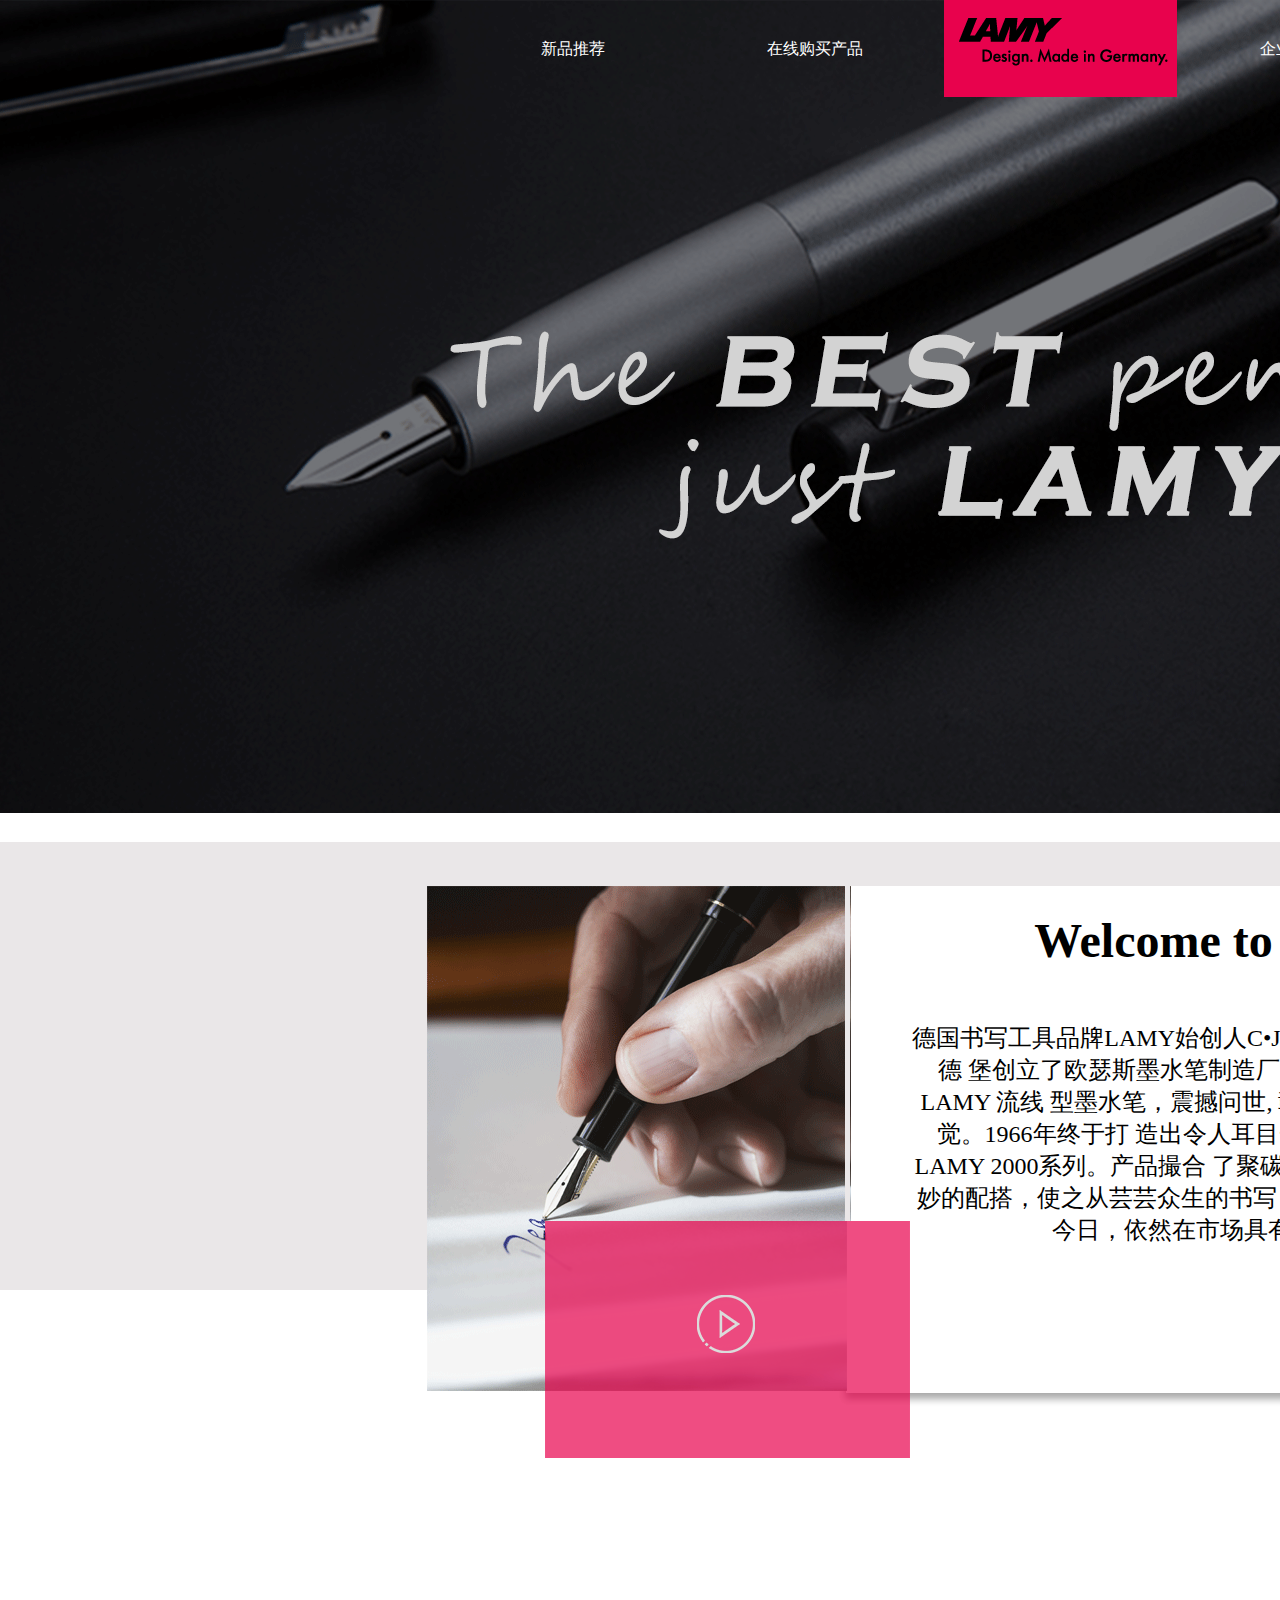
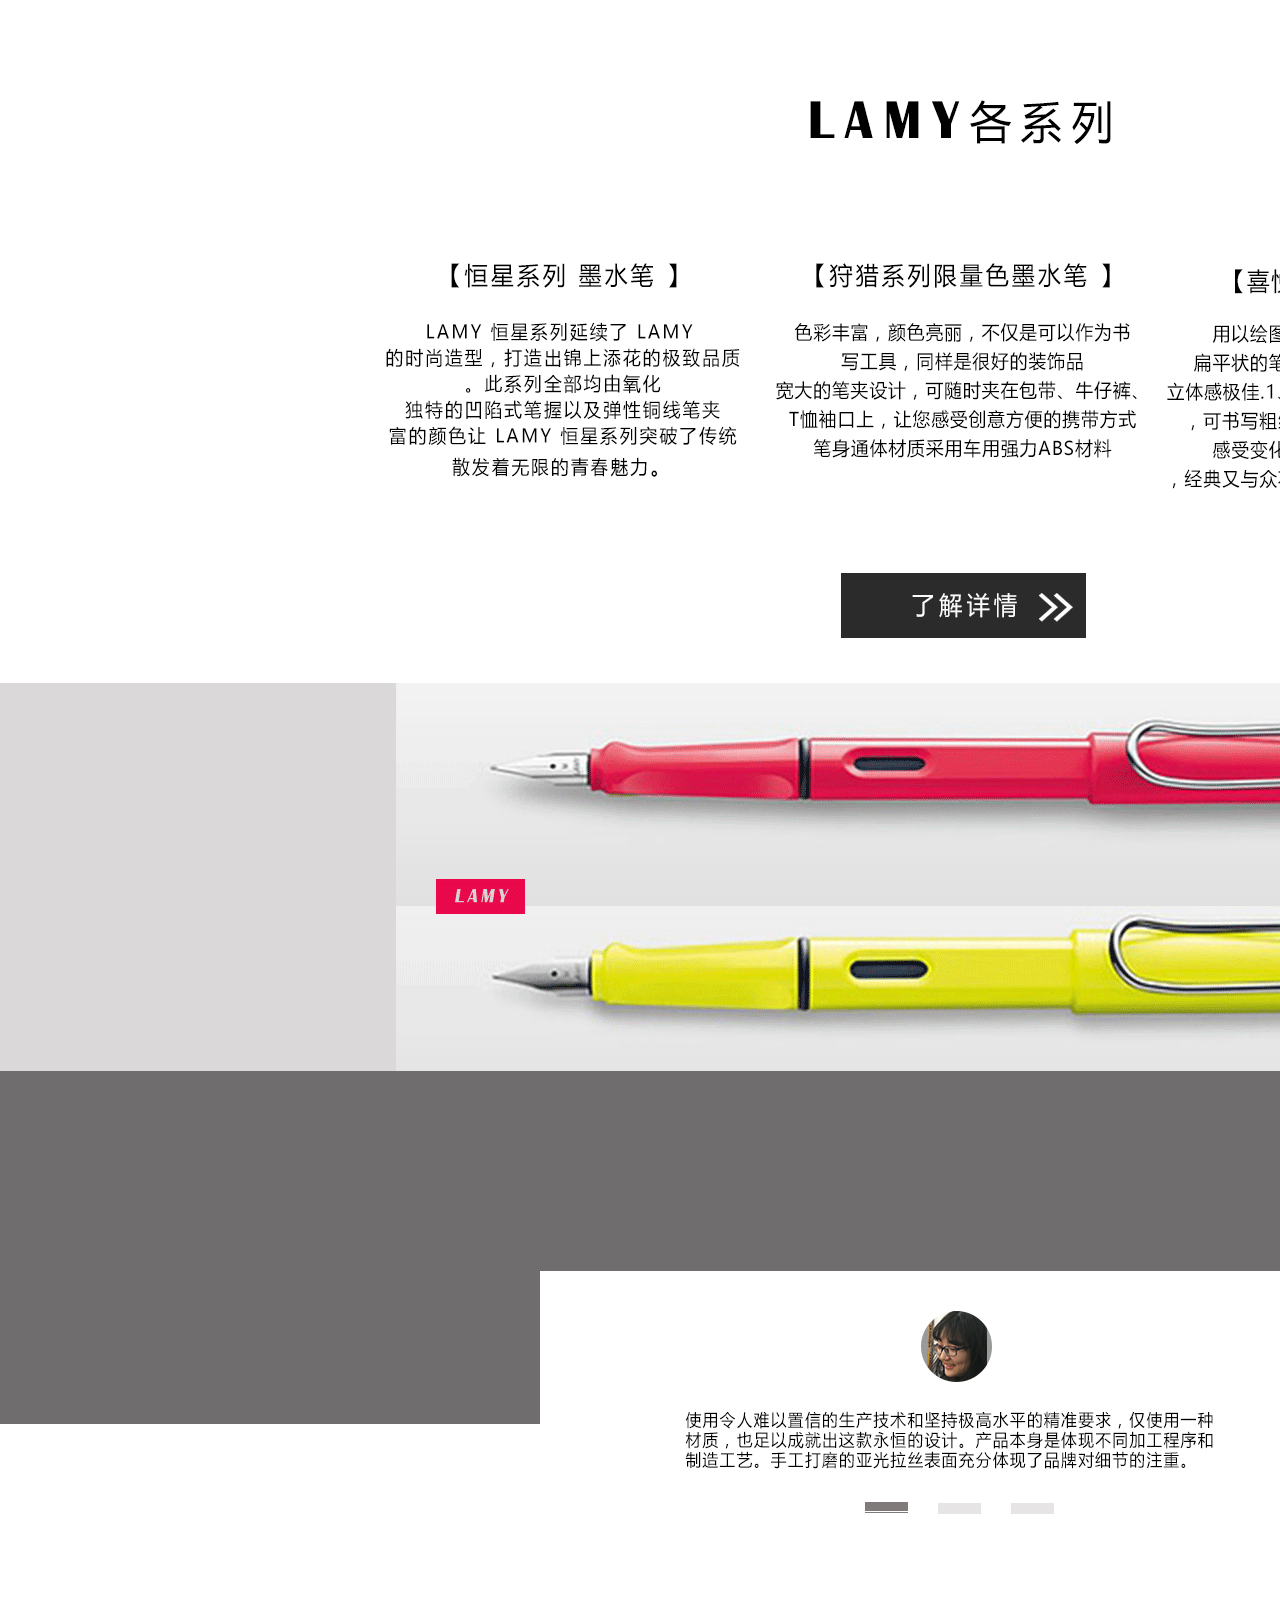
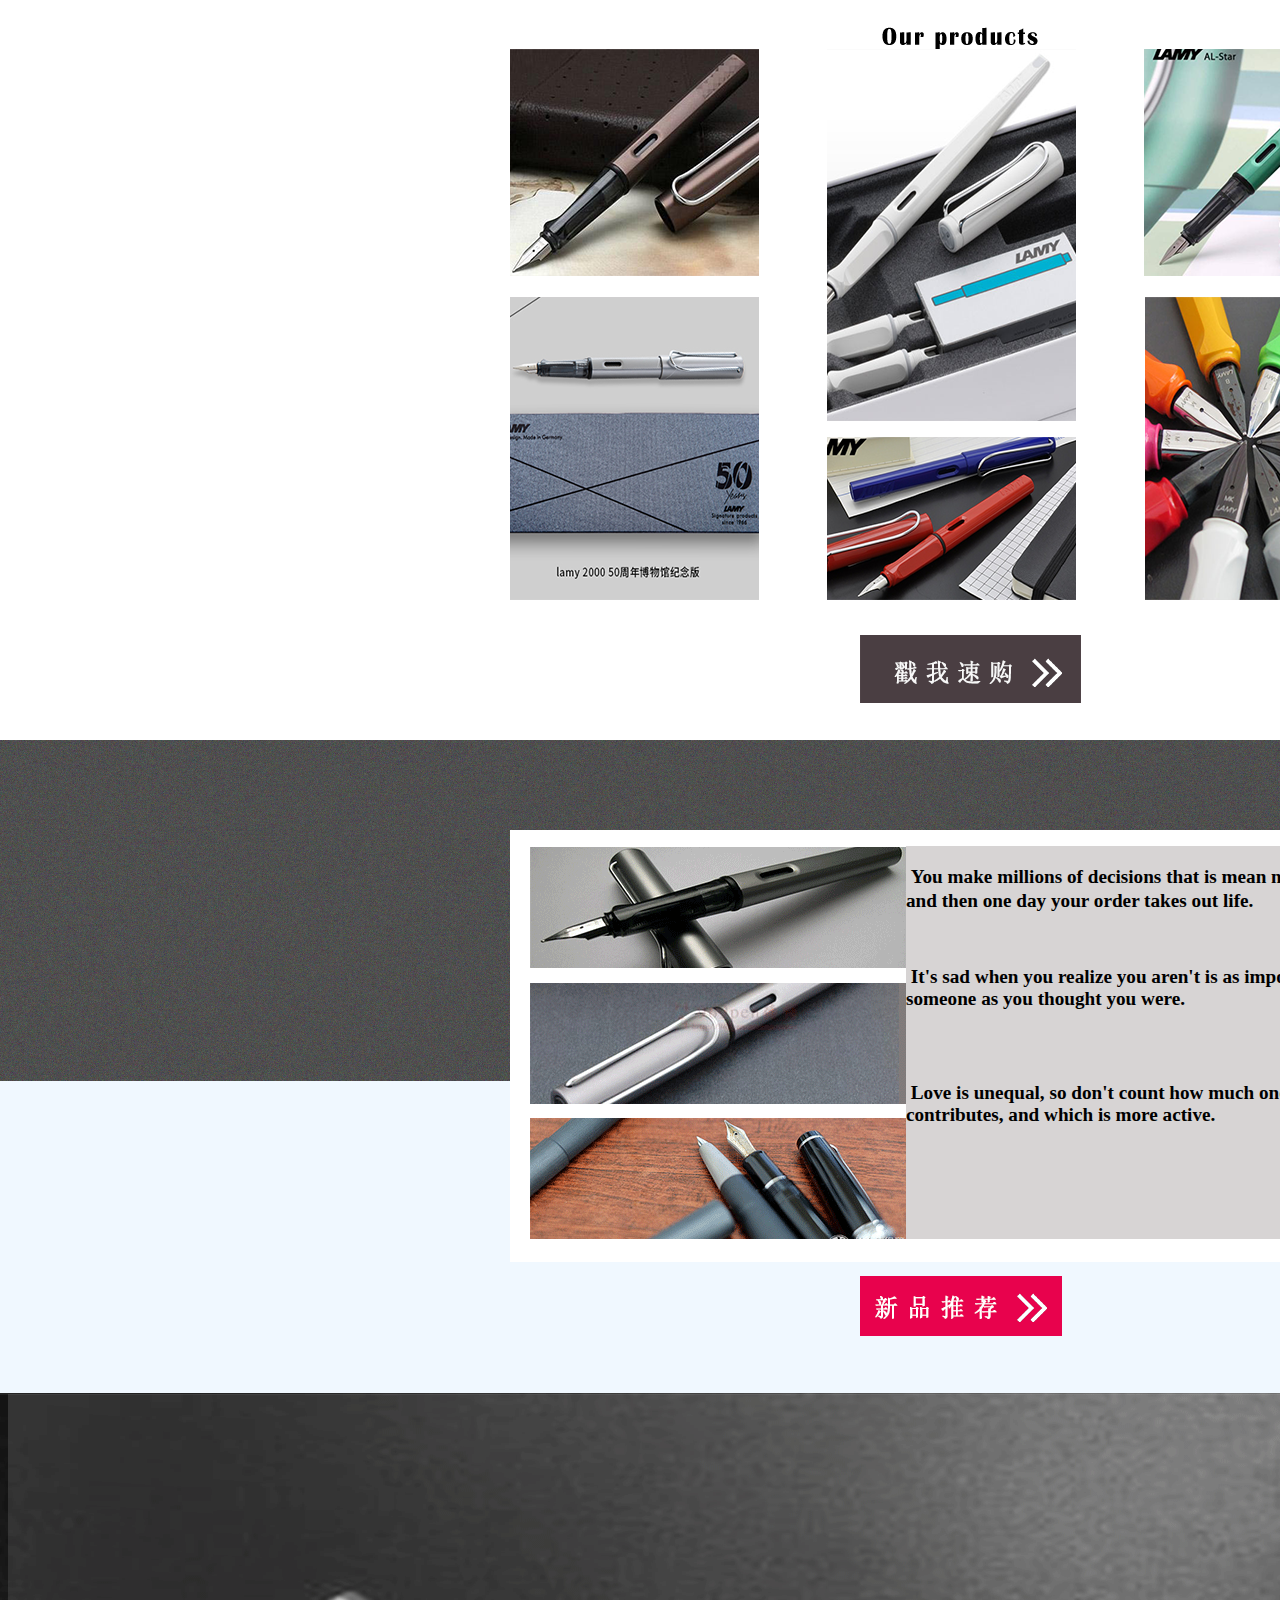
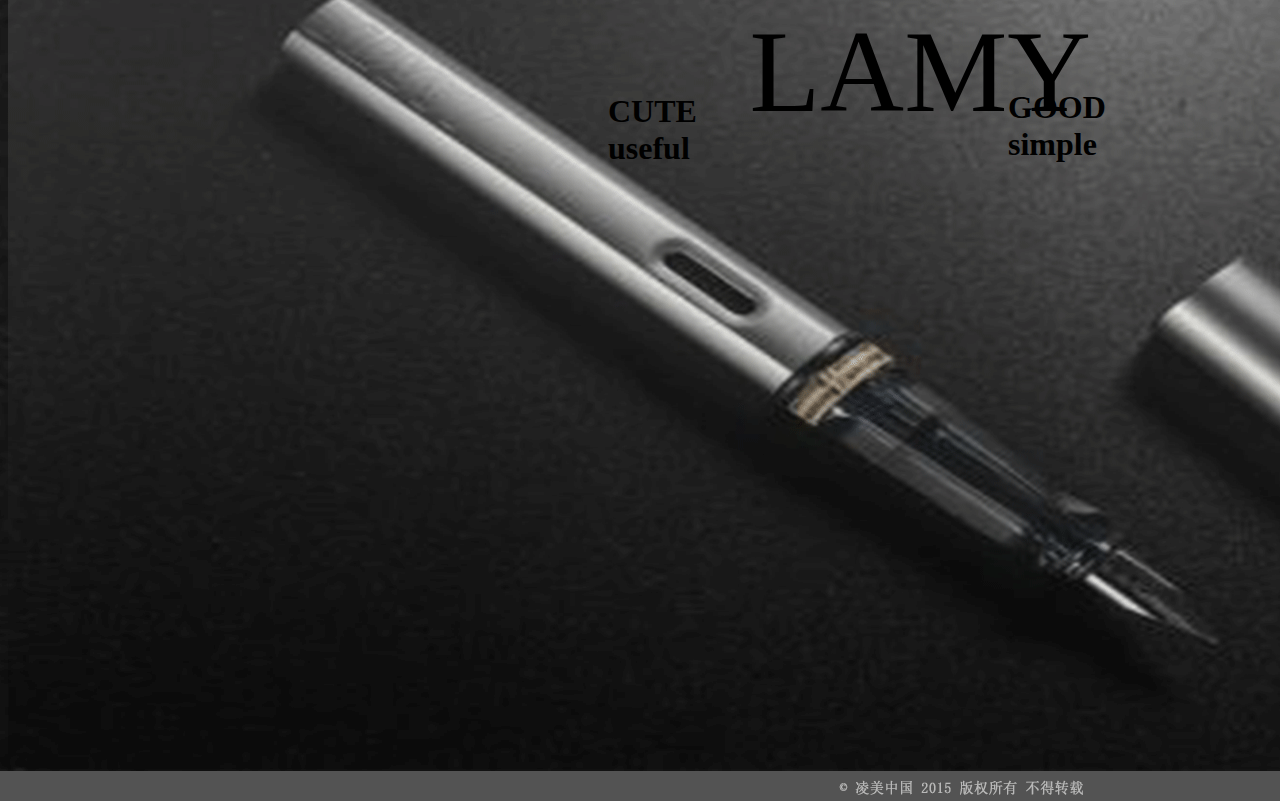
<file: 全栈第一次作业/index.html>
<!DOCTYPE html>
<html lang="en">
<head>
    <meta charset="UTF-8">
    <title>Document</title> 
    <link rel="stylesheet" href="style.css">
</head>
<body>
   <!--header开始-->
  <div class="header w">
       <!--左文字-->
    <div class="nav">
     <ul>
      <li><a href="#">新品推荐</a></li>
      <li><a href="#">在线购买产品</a></li>
     </ul>
    </div>
    <!--中间-->
    <div class="logo"> 
      <img src="第一层/logo.png" alt="">
    </div>
    <!--右文字-->
    <div class="nav1">
      <ul>
       <li><a href="#">企业礼包</a></li>
       <li><a href="#">品牌介绍</a></li>
      </ul>
     </div>
  </div>
  <!--header结束-->
  <!--second开始-->
  <div class="second w">

    <div class="second1 w">
      <img src="第二层/second1.png" alt="" >
    </div>
      <div class="word1 w z"> <br/>
       <h1>Welcome to Lamy</h1><br/><br/>
       <p>德国书写工具品牌LAMY始创人C•Josef Lamy于1930年在海德
        堡创立了欧瑟斯墨水笔制造厂.1952年，崭露头角的LAMY 流线
        型墨水笔，震撼问世, 彰显公司的创新敏锐触觉。1966年终于打 
        造出令人耳目一新的现代经典之作-LAMY 2000系列。产品撮合
        了聚碳酸酯与不锈钢材质，绝妙的配搭，使之从芸芸众生的书写
        工具中脱颖而出，时至今日，依然在市场具有影响力。</p>
      </div>  

    <div class="second2 w">
        <img src="第二层/second2.png" alt="" title="视频讲解">
    </div>
    <div class=" w b1">
      <input type="image" src="第二层/button.png" />
    </div>  
  </div> 
  <!--second结束-->

  <!--third开始-->
  <div class="third w ">
    <div class="third1 w h">
       <input type="image" src="第三层/button.png" />
   </div>
  </div>
  <!--third结束-->
  
  <!--fourth开始-->
  <div class="fourth w">
    <div class="fourth1 w f">
      <img src="第四层/fourth1.png" alt="">
    </div>
  </div>
  <!--fourth结束-->
  <!--five开始-->
  <div class="five w">
    <div class="five1 w">
      <img src="第五层/five.png" alt="">
    </div>
    <div class="five2 w">
      <input type="image" src="第五层/images/button_10.png" />
    </div>
  </div>
  <!--five结束-->
  <!--six开始-->
  <div class="six w">
    <div class="six1 w">
      <img src="第六层/六组照片.png" alt="">
    </div>   
    <div class="six2 w">
      <input type="image" src="第六层/images/button_15.png" />
    </div>
  </div>
  <!--six结束-->  
  <!--seven开始-->
  <div class="seven w">
    <div class="seven1 w">
      <img src="第七层/images/seven1_14.png" alt="">
    </div>
    <div class="passage"><br/>
      <p>&nbsp;You make millions of decisions that is
        mean nothing，and then one day your
        order takes out life.</p><br/><br/><br/>
      <p>&nbsp;It's sad when you realize you aren't
        is as  important  to someone as you 
        thought you were.</p><br/><br/><br/><br/>
      <p>&nbsp;Love is unequal, so don't count how
        much one contributes, and which is
        more active.</p>     
    </div>
    <div class="seven2 w">
      <input type="image" src="第七层/images/button_03.png" />
    </div> 
  </div>
  <!--seven结束-->
  <!--footer-->
  <div class="footer w">
  </div>
  <div class="footer1 w">
     <div class="over1 w">
      <p>CUTE<br/>useful</p>
     </div>
     <div class="over2 w">
      <p>LAMY</p>
     </div>
     <div class="over3 w">
      <p>GOOD<br/>simple</p>
     </div>
  </div>



    

</body>
</html>
</file>
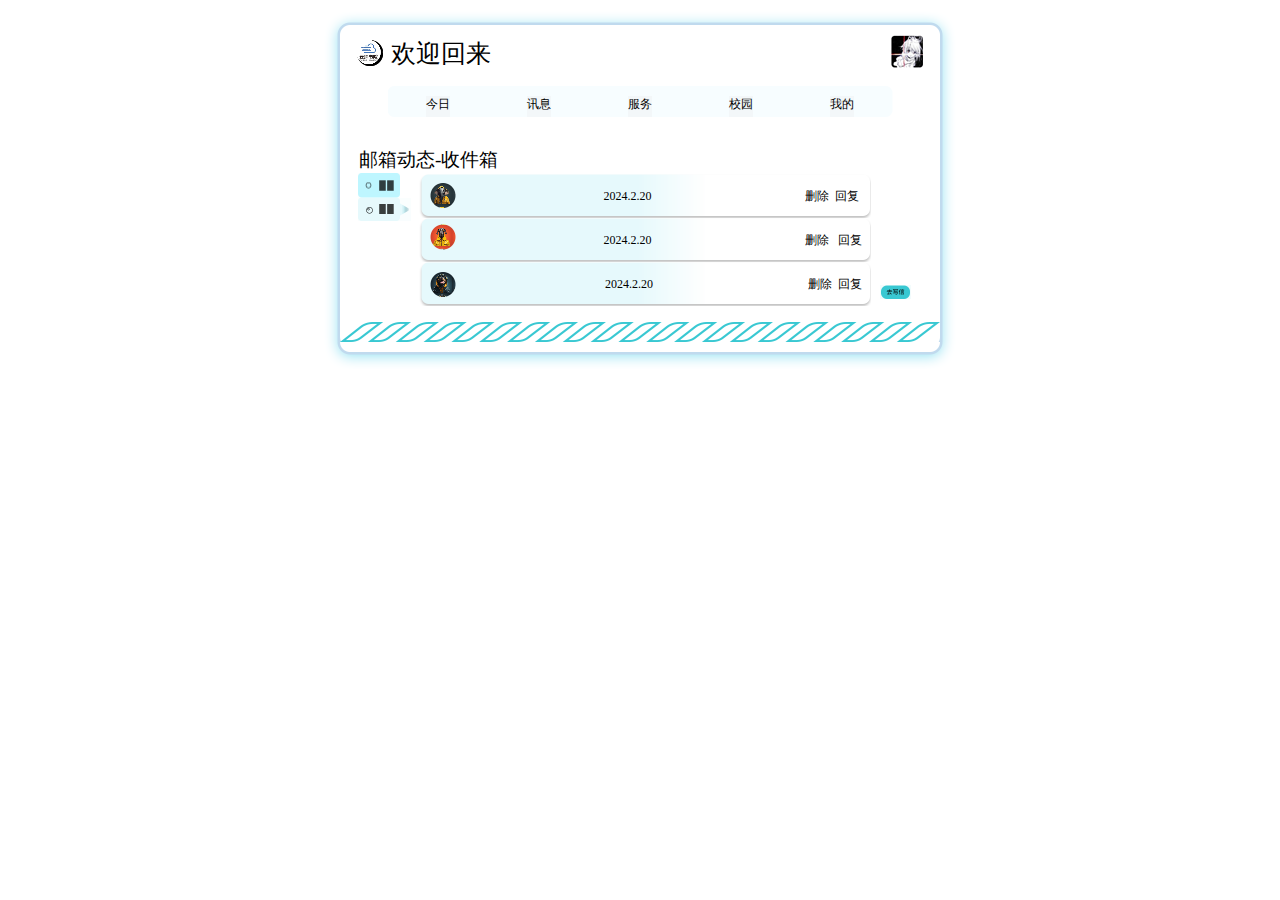
<file: week2/week2.html>
<!DOCTYPE html>
<html lang="en">
<head>
    <meta charset="UTF-8">
    <title>Document</title> 
    <link rel="stylesheet" href="week2.css">
</head>
<body>
    <div class="box">
        <!--head-->
        <div class="head">
            <div class="users">
                <img src="head/images/images/left.png" alt="">
                     <span>欢迎回来</span>               
            </div>
            <a href="https://baike.baidu.com/item/%E7%AB%A0%E8%8B%A5%E6%A5%A0/22729850" class="user" target="_blank"></a> 
        </div>
        <!--second-->
        <div class="second">          
           <span> <a href="https://www.douyin.com/" class="second1" target="_blank">今日</a> </span>
            <span><a href="https://www.douyin.com/" class="second1" target="_blank">讯息</a></span>
            <span><a href="https://www.douyin.com/" class="second1" target="_blank">服务</a></span>
            <span><a href="https://www.douyin.com/" class="second1" target="_blank">校园</a></span>
            <span><a href="https://www.douyin.com/" class="second1" target="_blank">我的</a></span>
        </div>
        <!--second over-->
        <div class="title">
            <span>邮箱动态-收件箱</span>
        </div>
        <!--third-->
        <div class="third">
            <div class="third1">
                <input type="image" src="third/images/images/button1.png" class="button1">
                <input type="image" src="third/images/images/button2.png" class="button2">
            </div>
         <div class="third2">
                <div class="state1"><img src="third/images/images/images/h1.png" alt="1" title="小山羊" class="h1">
                    <span class="s1">2024.2.20</span>  <a href="https://www.douyin.com/" class="s2" target="_blank"> 删除&nbsp 回复 &nbsp&nbsp&nbsp</a>  
                </div>
                <div class="state1"><img src="third/images/images/images/h2.png" alt="2" title="小羊" class="h2"> 
                    <span class="s1">2024.2.20</span>  <a href="https://www.douyin.com/" class="s2" target="_blank"> 删除 &nbsp&nbsp回复&nbsp&nbsp&nbsp</a>
                </div>
                <div class="state1"> <img src="third/images/images/images/h3.png" alt="3" title="小狗" class="h3">
                    <span class="s1">2024.2.20</span>  <a href="https://www.douyin.com/" class="s2" target="_blank"> 删除 &nbsp回复&nbsp&nbsp&nbsp</a>
                </div> 
                <input type="image" src="third/images/images/images/全栈第二次作业_18.png" class="goto" value="113">        
        </div>
        <!--third over-->
        <!--fourth-->
        <div class="fourth">
            <img src="four/images/全栈第二次作业_03.png" alt="">
                
            </div>

        






















    </div>
</body>
</html>
</file>
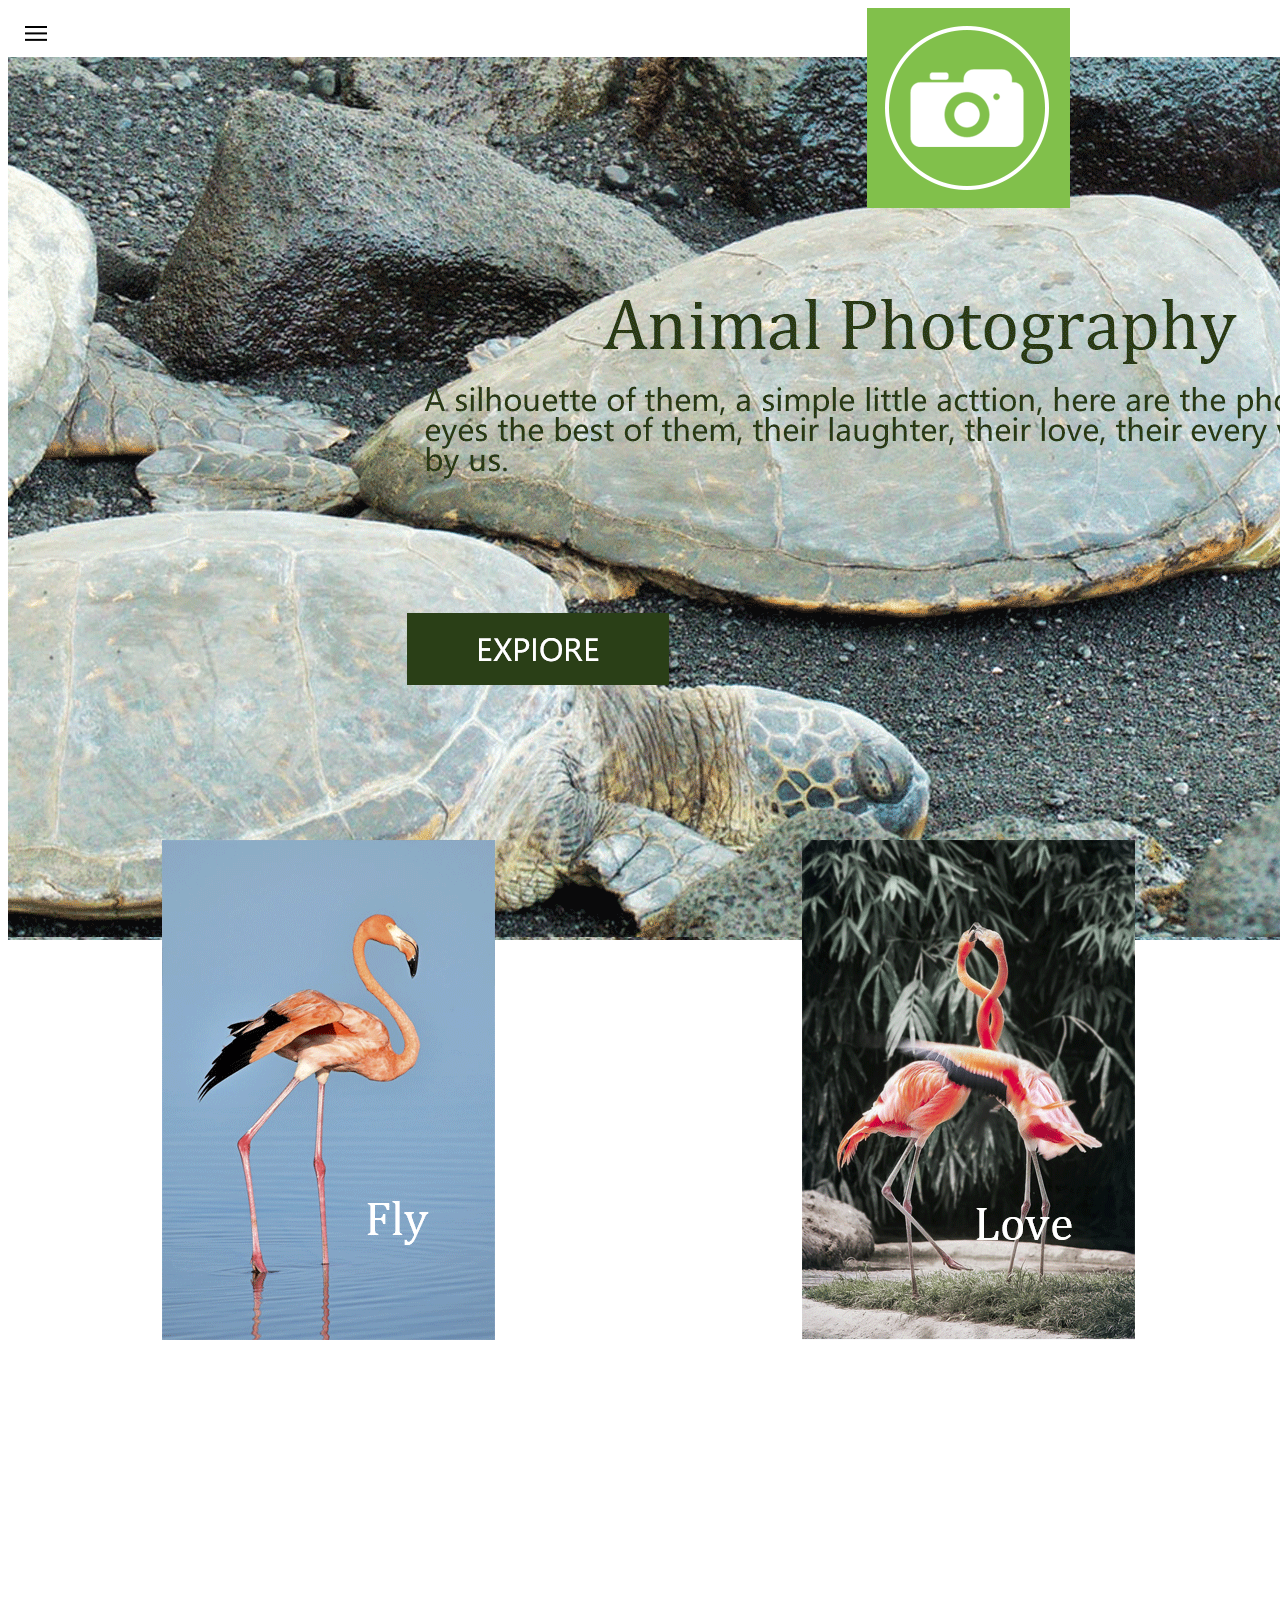
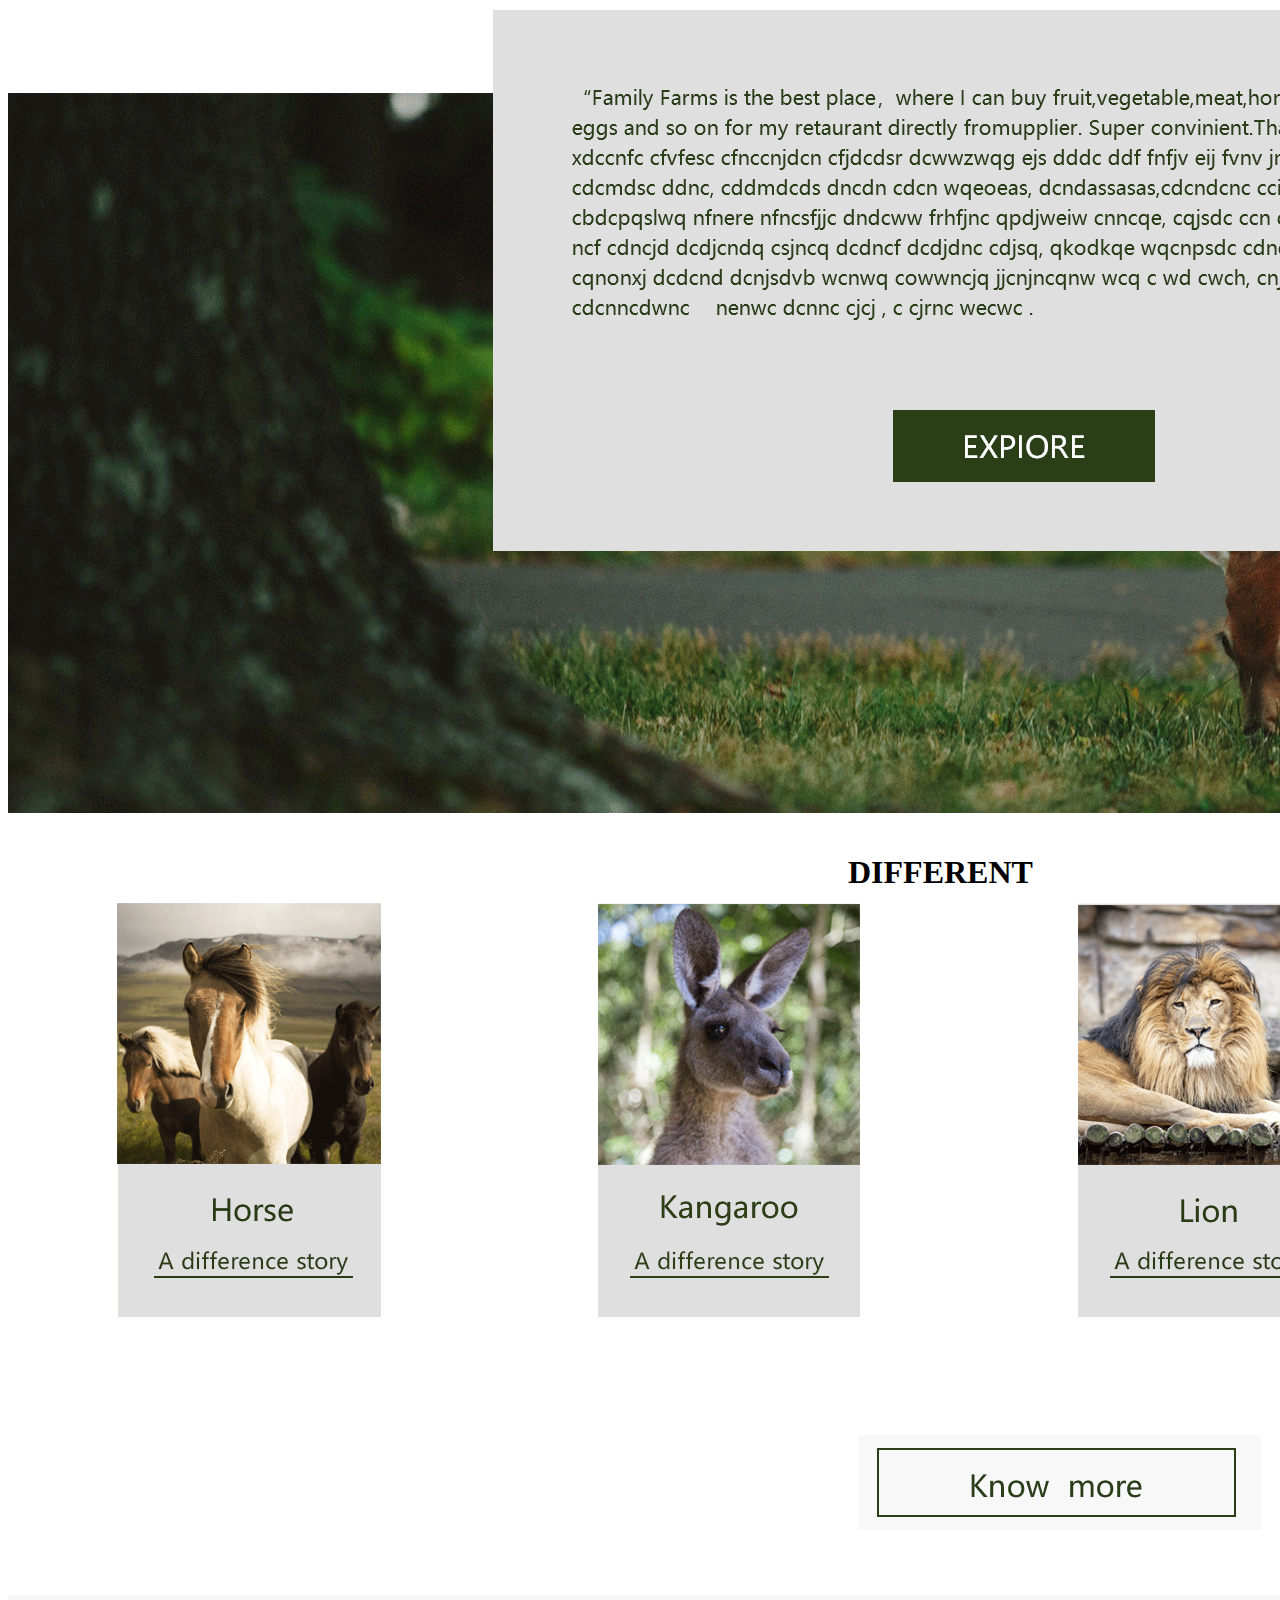
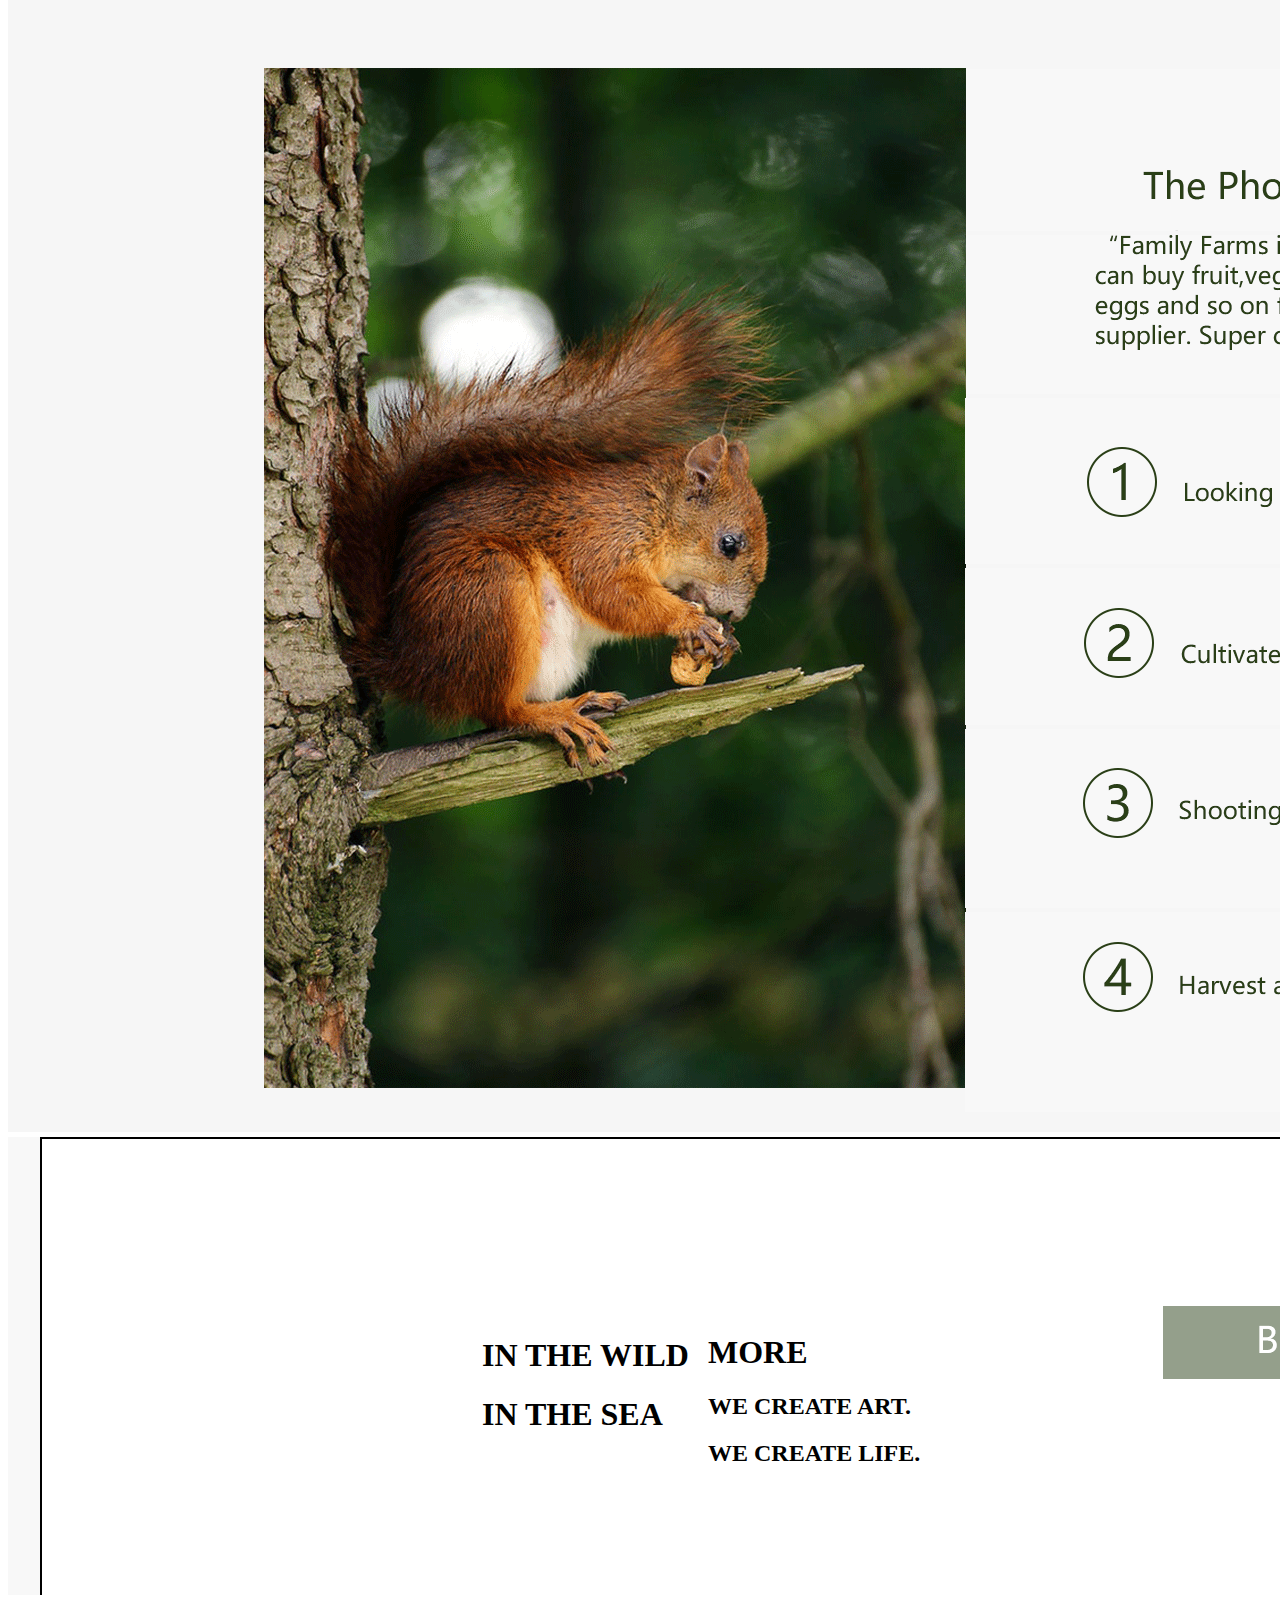
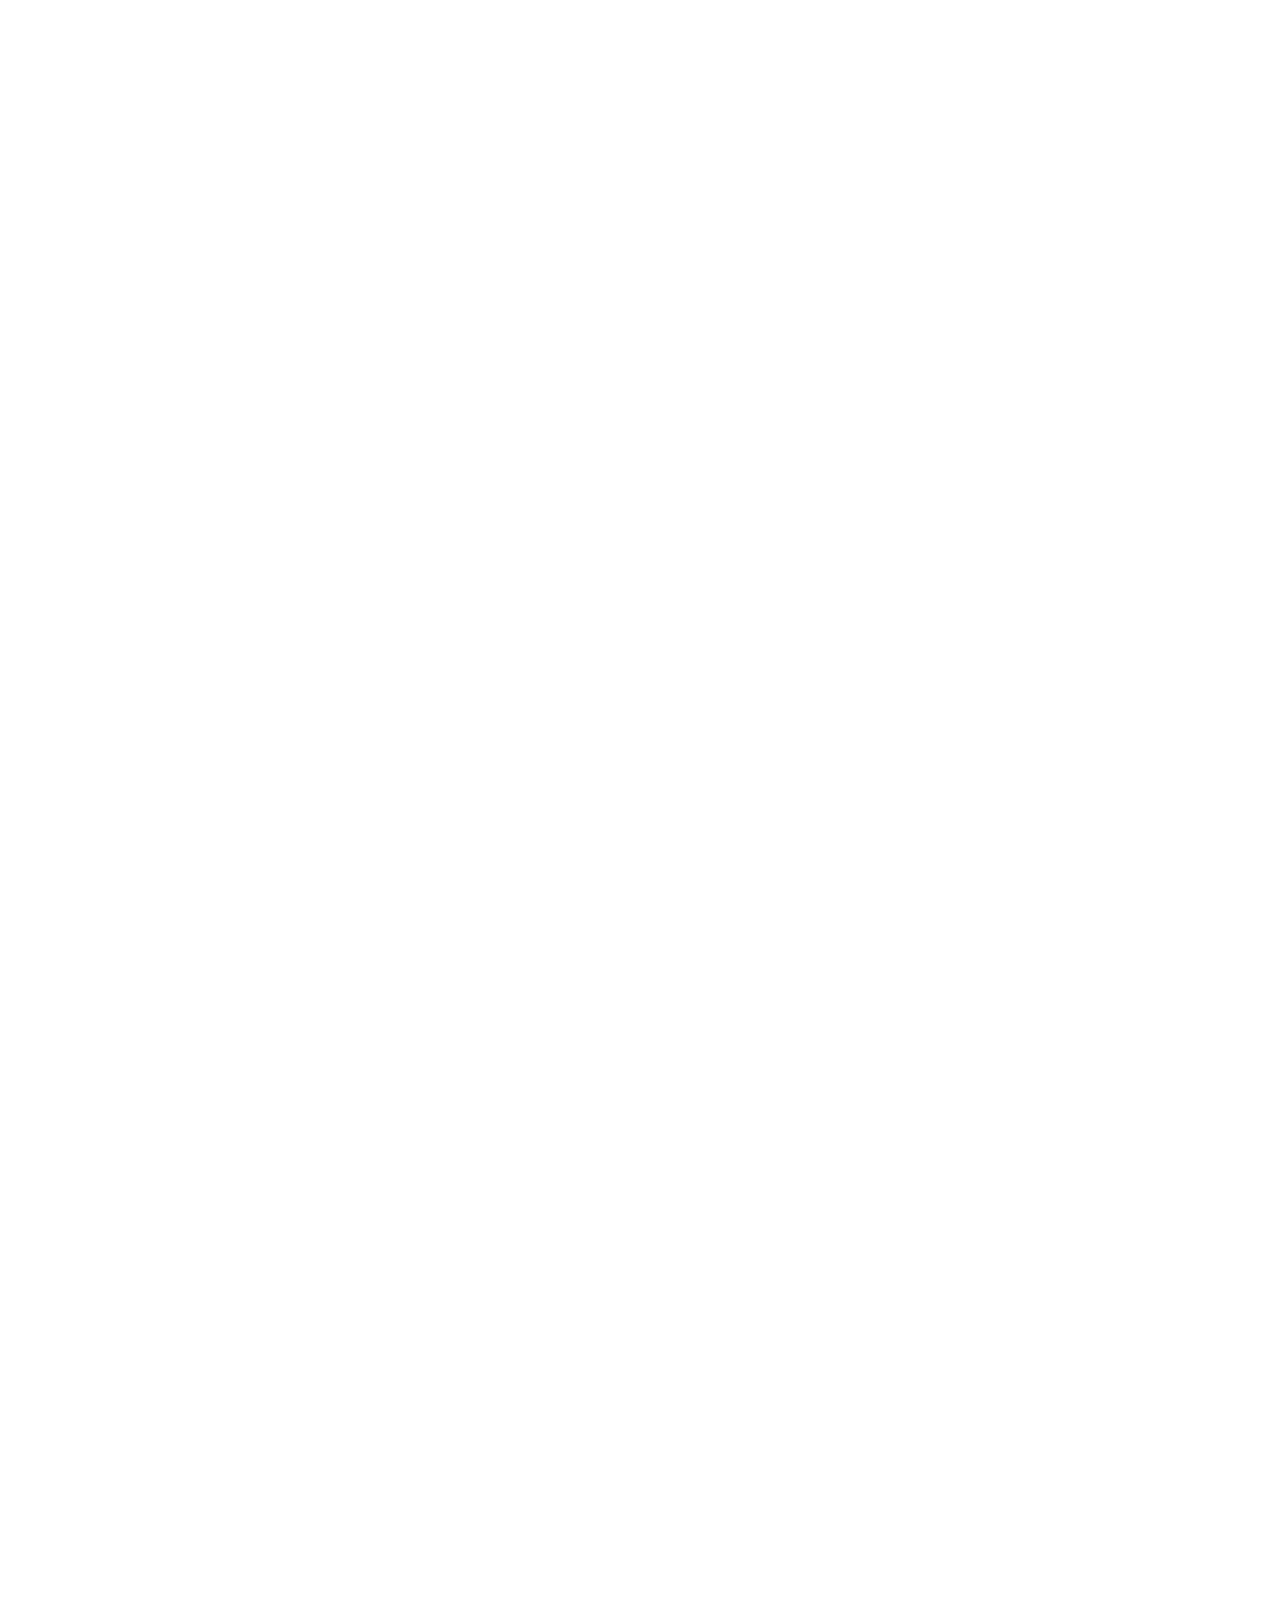
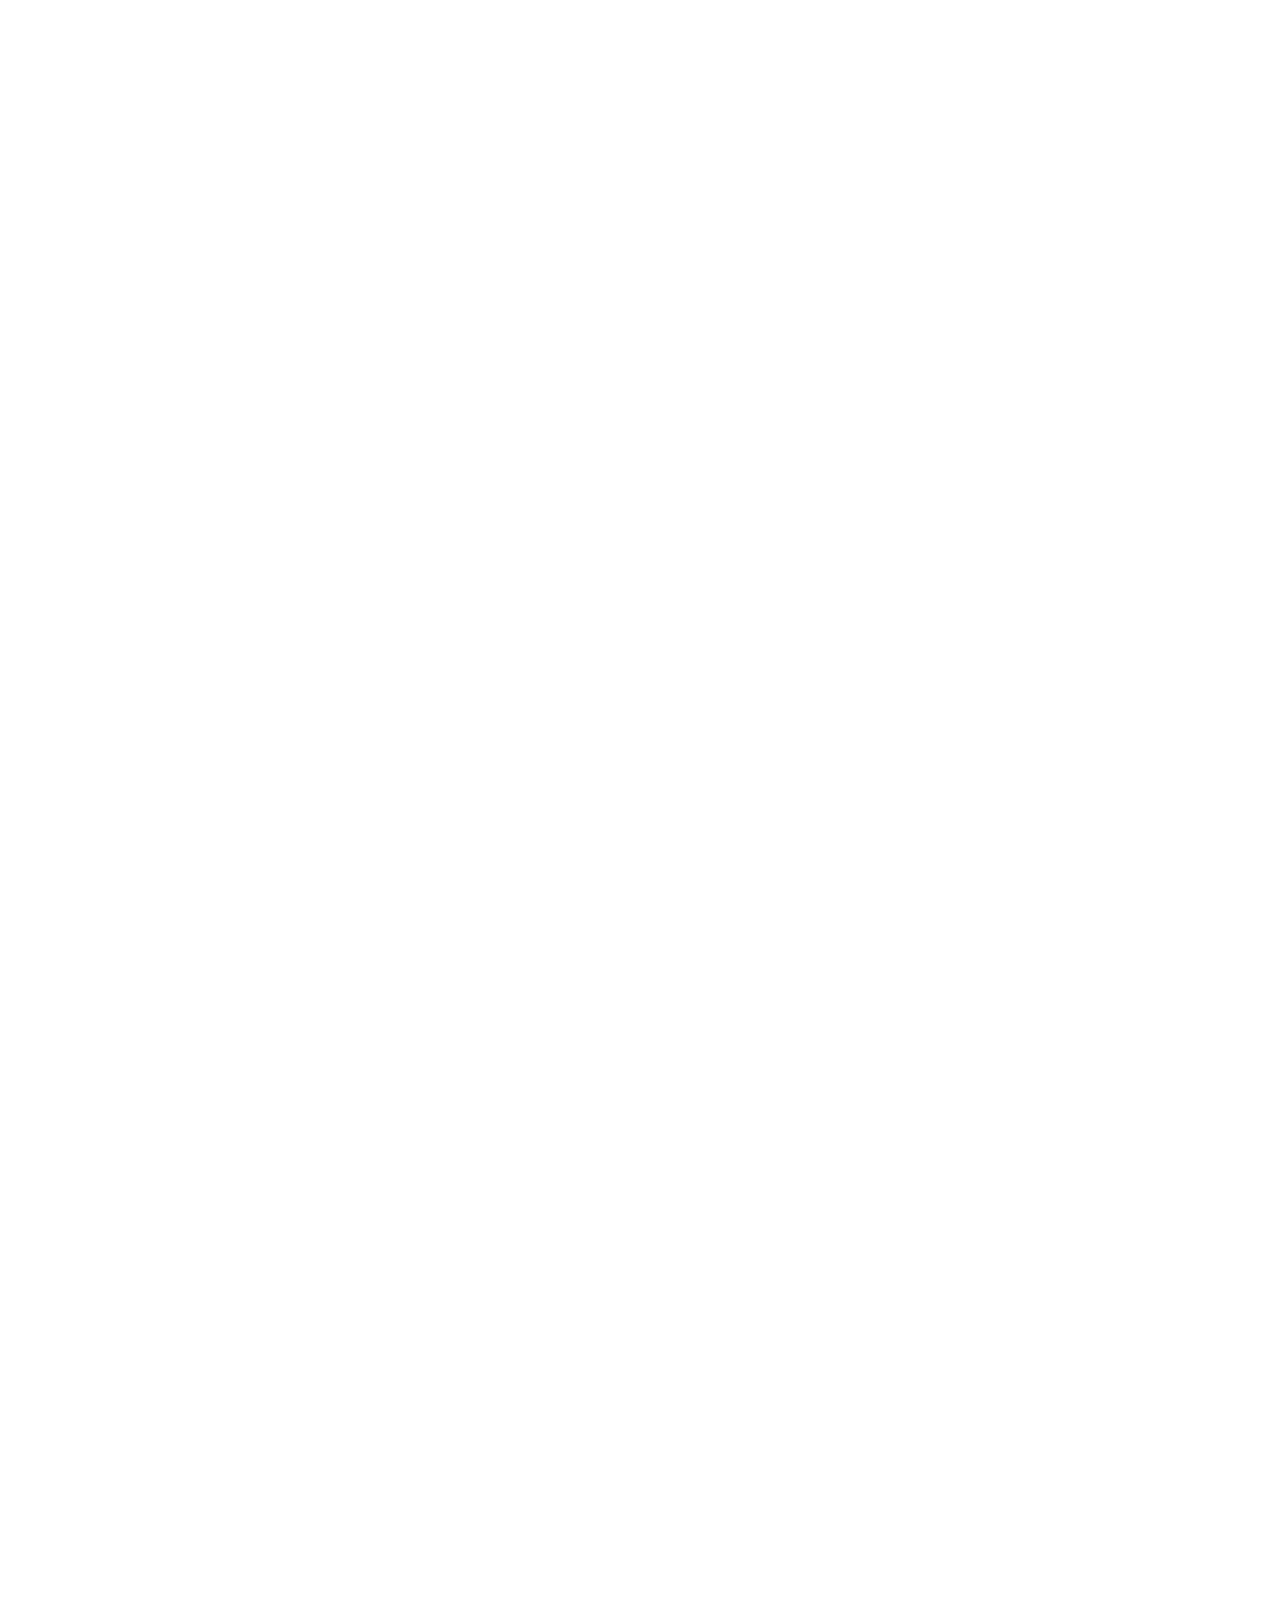
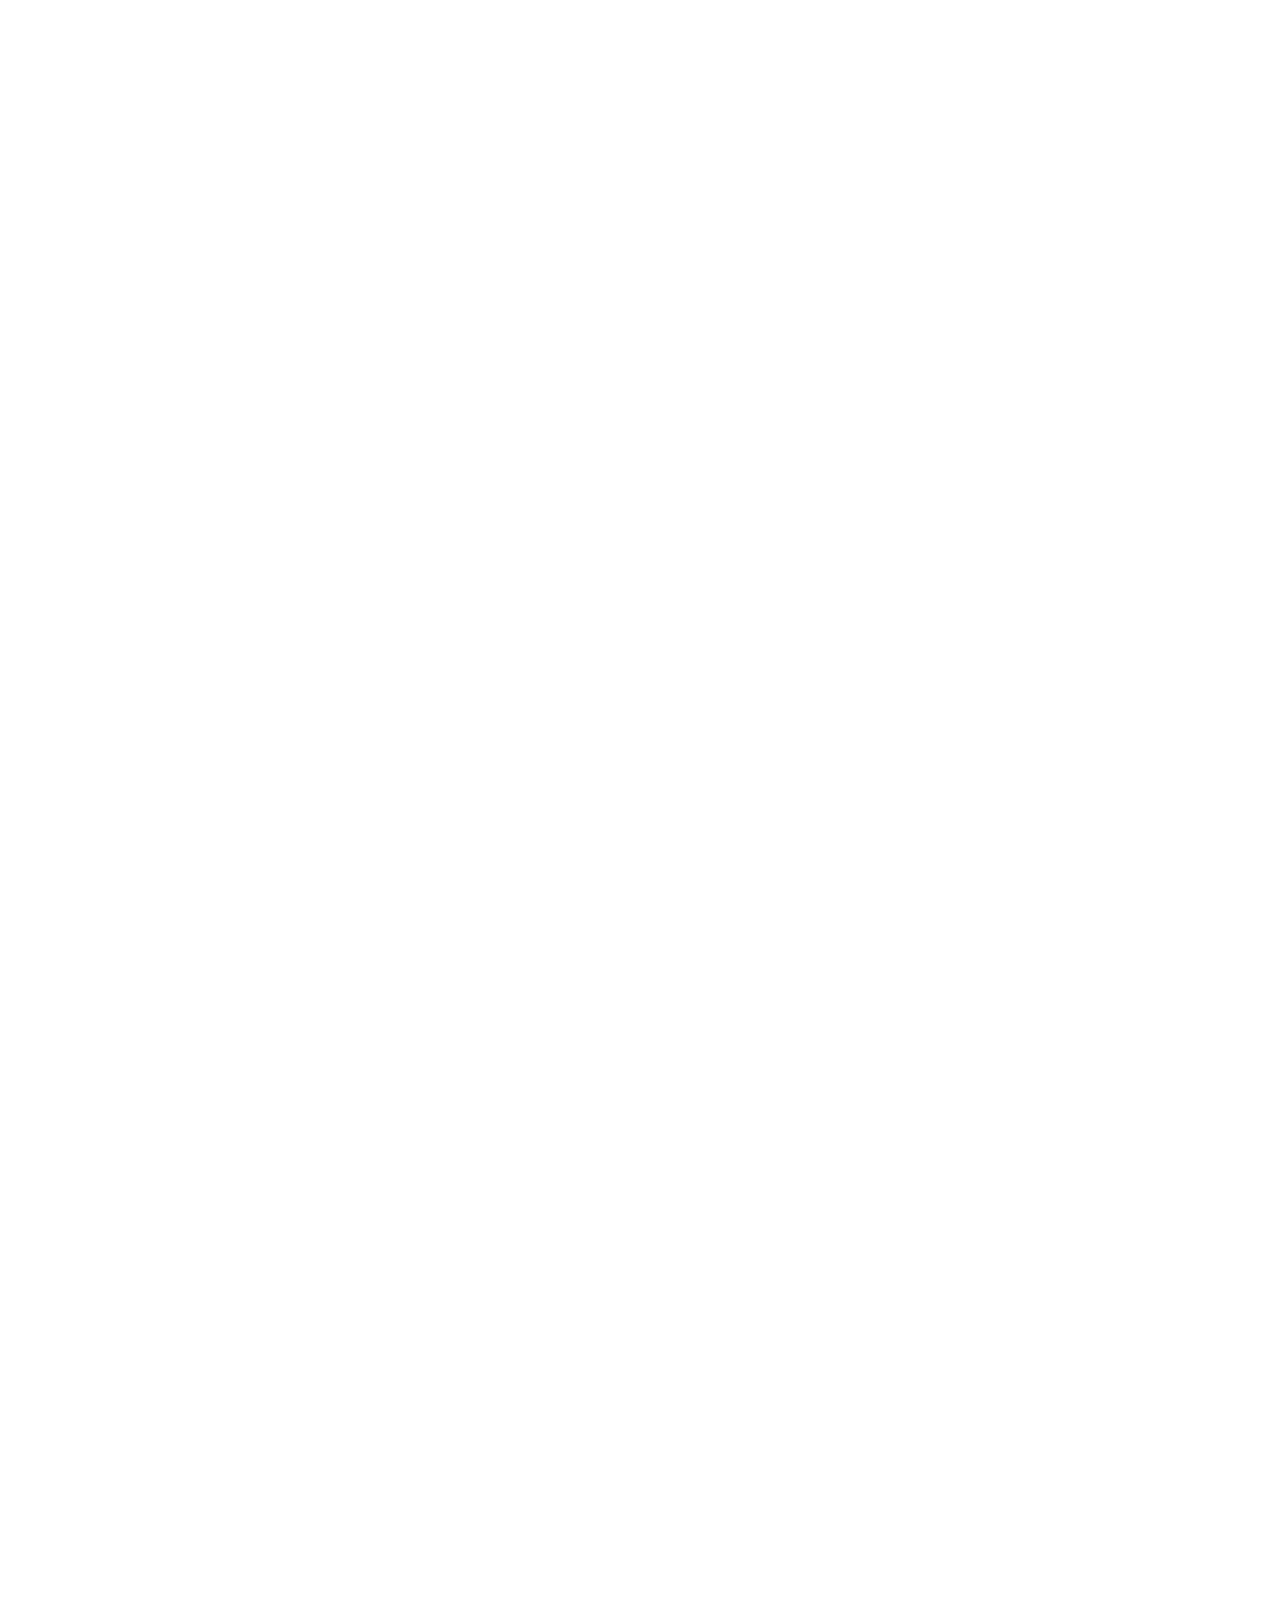
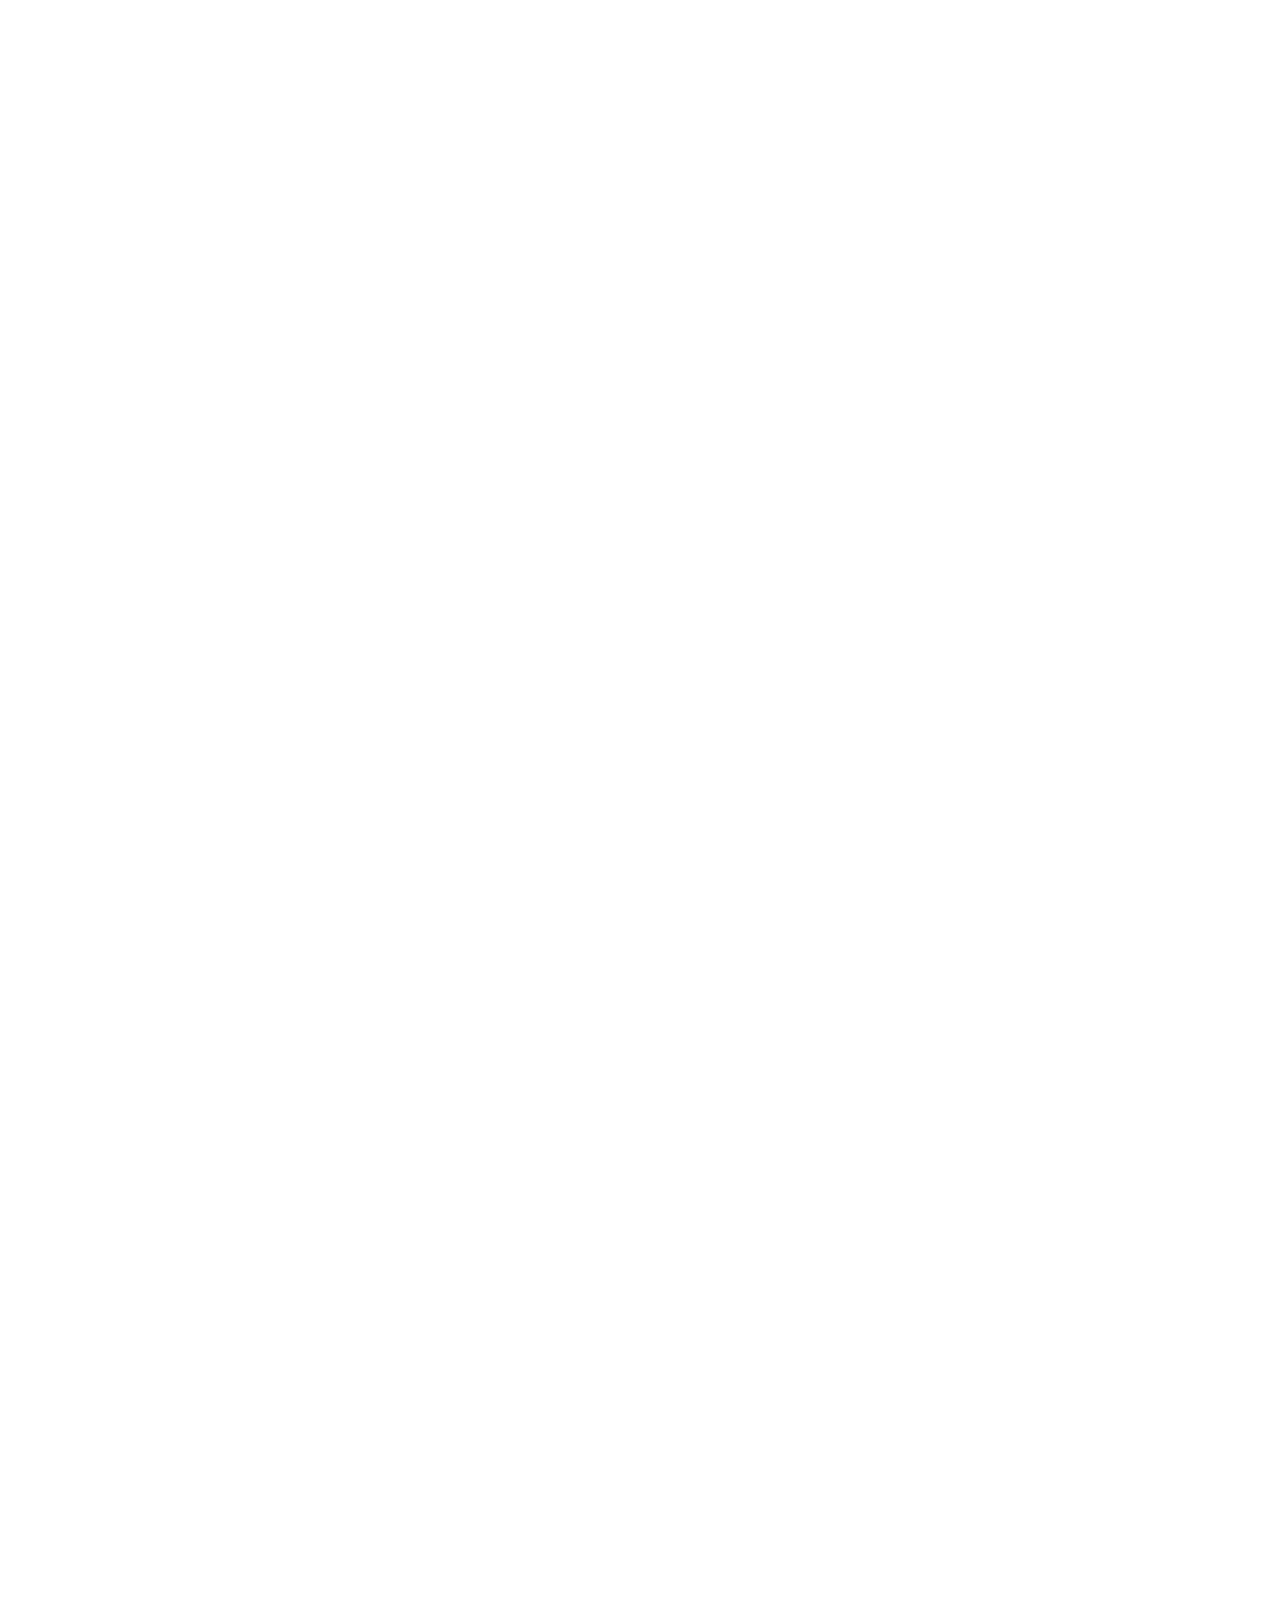
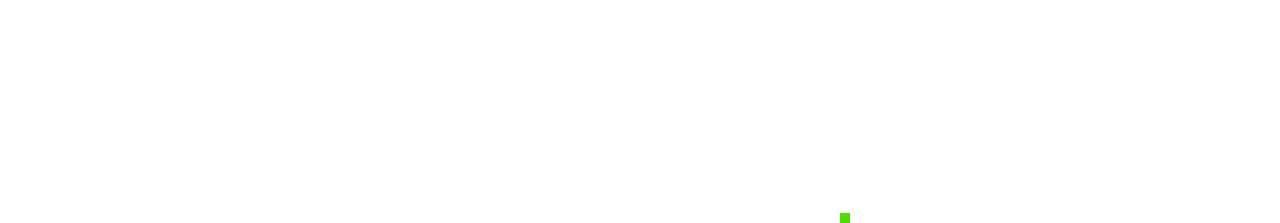
<file: week4/week4.html>
<!DOCTYPE html>
<html lang="en">
<head>
    <meta charset="UTF-8">
    <title>Document</title> 
    <link rel="stylesheet" href="week4.css">
</head>
<body>
    <!-- head -->
    <div class="head">
    <input type="image" src="head/images/全栈第四次作业_02.png" class="button1">
    <input type="image" src="head/images/全栈第四次作业_04.png" class="button2">
    <div class="top1">
        <input type="image" src="head1/全栈第四次作业_11.png" class="button3">
    </div>
    <div class="top">
        </div>
   
    <!-- second -->
     <div class="second">
        <span class="second1"> <img src="second/全栈第四次作业_16_15.png" alt=""></span>
        <span class="second2"><img src="second/全栈第四次作业_15.png" alt=""></span>
        <span class="second3"><img src="second/全栈第四次作业_1png_15.png" alt=""> </span>
     </div>
     <!-- third -->
     <div class="third">
        <div class="third1">
            <input type="image" src="head1/全栈第四次作业_11.png" class="button4">
        </div>  
     </div>
     <!-- fourth -->
      <div class="four">
     <div class="four1">
     </div> 
     <div class="four2">
     <h1>DIFFERENT</h1>
    </div>
     <div class="four3">
        <span class="four4"><img src="images/全栈第四次作业_11.png" alt=""></span>
        <span class="four5"><img src="images/全栈第四次作业_12_11.png" alt=""></span>
        <span class="four6"><img src="images/全栈第四次作业_13.png" alt=""></span>
        <span class="four7"><img src="images/全栈第四次作业_15.png" alt=""></span>
     </div>
    
    <!-- fifth -->
    <div class="five">
        <input type="image" src="images/全栈第四次作_11.png" class="button6">
     </div>
    <!-- six -->
     <div class="six">
    <div class="six1">
        <img src="six/全栈第四次_15.png" alt="">   
    </div>
    <div class="six2">
        <span class="six3"><img src="images/images/images/images/全栈第四_11.png" alt=""></span>
        <span class="six4"><img src="images/images/images/images/全栈第四次作业_11.png" alt=""></span>
        <span class="six5"><img src="images/images/全栈第四次作业_11_11.png" alt=""></span>
        <span class="six6"><img src="images/images/全栈第四次作业_11.png" alt=""></span>
        <span class="six7"><img src="images/images/images/images/全栈第四次作业_听44_11.png" alt=""></span>
        <span class="six8"><img src="images/images/images/images/1.png" alt=""></span>
    </div>   
    <!-- seven -->
     <div class="seven">
        <div class="seven1">
          
        <h1>IN THE WILD</h1>
        <h1>IN THE SEA</h1>
        </div>
        <div class="seven2">
        <h1>MORE</h1>
        <h2>WE CREATE ART.</h2>
        <h2>WE CREATE LIFE.</h2>
        </div>
        <div class="seven3">
            <input type="image" src="images/2222_11.png" class="button6">  
        </div>

       


     </div>
    

      












</body>
</file>
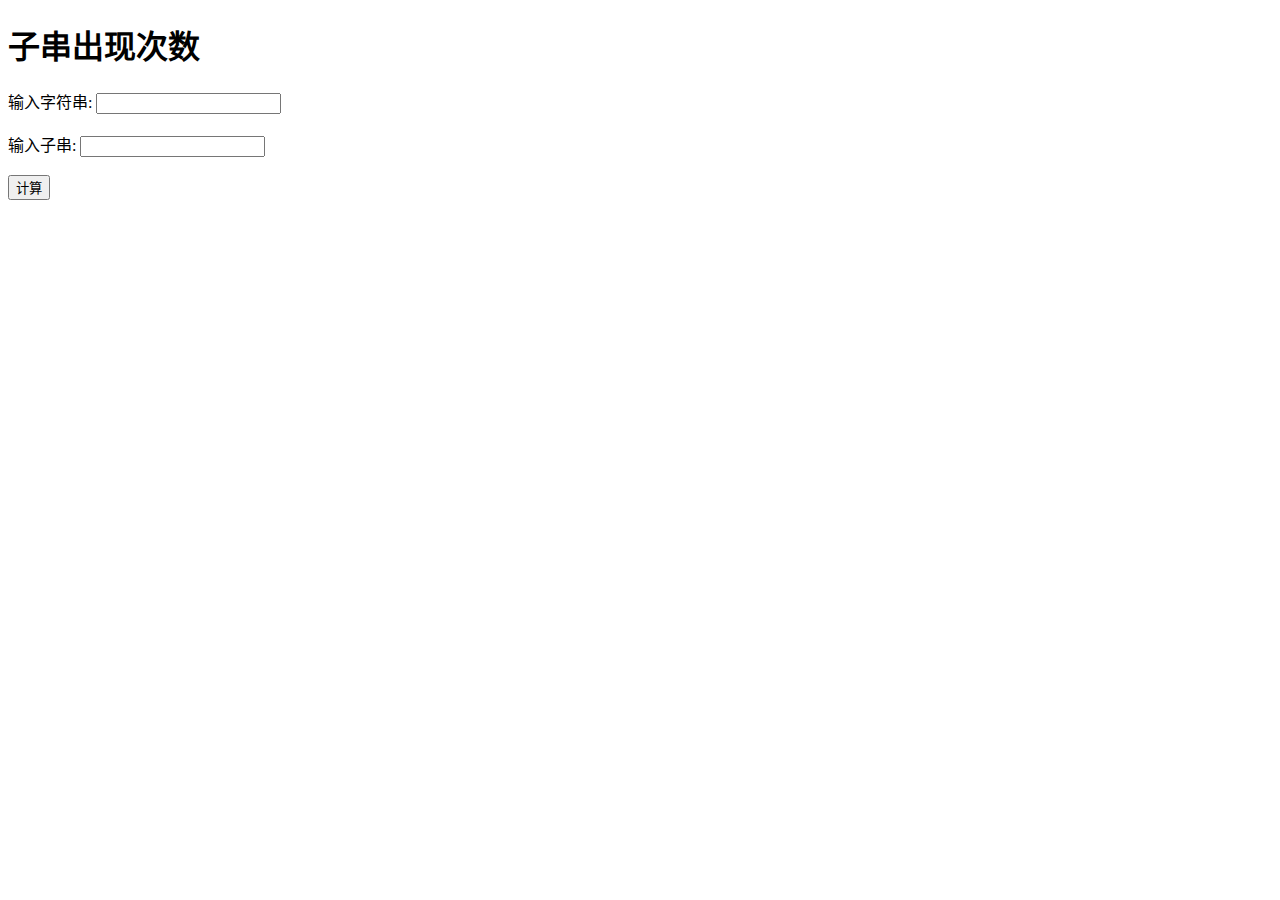
<file: 作业/1.html>
<!DOCTYPE html>
<html lang="zh-CN">

<head>
    <meta charset="UTF-8">
    <meta name="viewport" content="width=device-width, initial-scale=1.0">
    <title>子串出现次数</title>
</head>

<body>
    <h1>子串出现次数</h1>
    <label for="main">输入字符串:</label>
    <input type="text" id="main" ><br><br>
    <label for="other">输入子串:</label>
    <input type="text" id="other" ><br><br>
    <button onclick="count()">计算</button>
    <p id="result"></p>

    <script>
        function count() {
            const main = document.getElementById('main').value;
            const other = document.getElementById('other').value;
            const count = main.split(other).length - 1;
            document.getElementById('result').innerText = `子串 "${other}" 在字符串中出现了 ${count} 次。`;
        }
    </script>
</body>

</html>
</file>
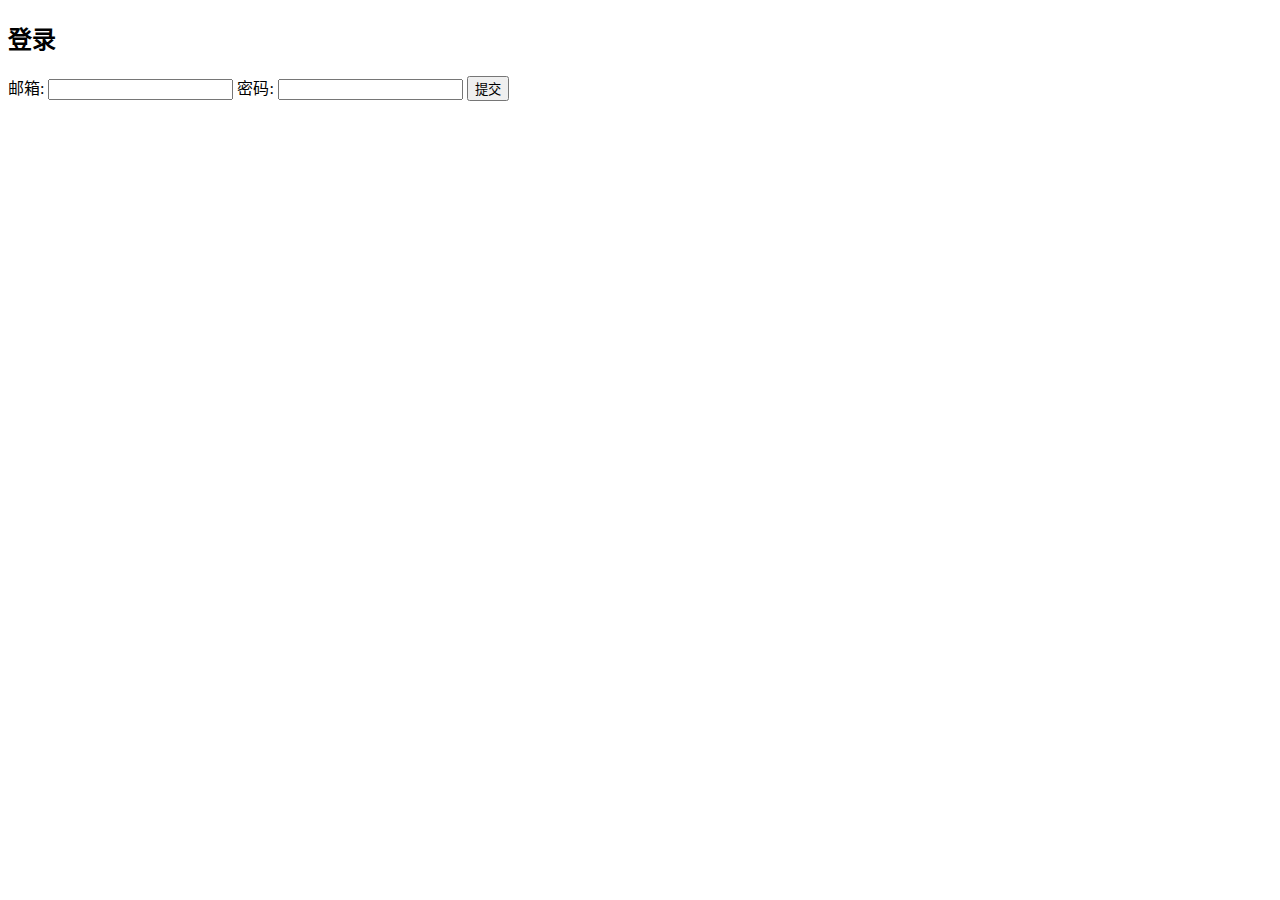
<file: 作业/2.html>
<!DOCTYPE html>
<html lang="zh-CN">

<head>
    <meta charset="UTF-8">
    <meta name="viewport" content="width=device-width, initial-scale=1.0">
    <title>登录页面</title>
    <style>
        /* 样式保持不变 */
    </style>
</head>

<body>
    <div class="login-container">
        <h2>登录</h2>
        <label for="email">邮箱:</label>
        <input type="text" id="email" name="email" required>
        <label for="password">密码:</label>
        <input type="password" id="password" name="password" required>
        <button onclick="login()">提交</button>
        <div id="message" class="message"></div>
        <div id="user-info" class="user-info"></div>
    </div>

    <script>
        let msg = [
         {
                name: '张三',
                age: 20,
                strengths: 'JavaScript',
                avatar: 'https://tse4-mm.cn.bing.net/th/id/OIP-C.39mOMBjUfsK-HL9jUbv1MwHaE7?pid=ImgDet&rs=1',
                email: 'yunding@qq.com',
                password: '33333'  // 修改为字符串
            },
            {
                name: '李四',
                age: 19,
                strengths: 'python',
                avatar: 'https://tse2-mm.cn.bing.net/th/id/OIP-C.YlKimVo94OkaZDZCzPIDpAHaFh?pid=ImgDet&rs=1',
                email: '12345678@163.com',
                password: '11111'  // 修改为字符串
            },
            {
                name: '王五',
                age: 18,
                strengths: 'Java',
                avatar: 'https://tse2-mm.cn.bing.net/th/id/OIP-C.P2hK9SRjhFE8WM9N8tgWFAHaEQ?pid=ImgDet&rs=1',
                email: 'yundingshuyuan@qq.cn',
                password: '22222'  // 修改为字符串
            }

        ];

        function validateEmail(email) {
            const regex = /^[^@]+@qq\.com$|^[^@]+@163\.com$|^[^@]+@qq\.cn$/;
            return regex.test(email);
        }

        function login() {
            var msg = [{
                name: '张三',
                age: 20,
                strengths: 'JavaScript',
                avatar: 'https://tse4-mm.cn.bing.net/th/id/OIP-C.39mOMBjUfsK-HL9jUbv1MwHaE7?pid=ImgDet&rs=1',
                email: 'yunding@qq.com',
                password: '33333'  // 修改为字符串
            },
            {
                name: '李四',
                age: 19,
                strengths: 'python',
                avatar: 'https://tse2-mm.cn.bing.net/th/id/OIP-C.YlKimVo94OkaZDZCzPIDpAHaFh?pid=ImgDet&rs=1',
                email: '12345678@163.com',
                password: '11111'  // 修改为字符串
            },
            {
                name: '王五',
                age: 18,
                strengths: 'Java',
                avatar: 'https://tse2-mm.cn.bing.net/th/id/OIP-C.P2hK9SRjhFE8WM9N8tgWFAHaEQ?pid=ImgDet&rs=1',
                email: 'yundingshuyuan@qq.cn',
                password: '22222'  // 修改为字符串
            }
        ]
                
            const email = document.getElementById('email').value;
            const password = document.getElementById('password').value;
            const messageDiv = document.getElementById('message');
            const userInfoDiv = document.getElementById('user-info');

            if (!validateEmail(email)) {
                messageDiv.textContent = '请输入合法的邮箱地址';
                return;
            }

            const user = msg.find(u => u.email === email && u.password === password);
            if (user) {
                messageDiv.textContent = '登录成功!';
                userInfoDiv.innerHTML = `
                    <p><strong>姓名:</strong> ${user.name}</p>
                    <p><strong>年龄:</strong> ${user.age}</p>
                    <p><strong>擅长技能:</strong> ${user.strengths}</p>
                    <img src="${user.avatar}" style="width: 100px; height: 100px;">
                `;
            } else {
                messageDiv.textContent = '邮箱或密码错误';
            }
        }
    </script>
</body>

</html>
</file>
<file: 全栈第一次作业/style.css>
*{
    margin: 0;
    padding: 0;
}

.w {
    width: 1201px;
    margin: auto;

}
li{
    list-style: none;
}
 
.header {
    height: 813px;
    width: 1920px;
    background-image: url(第一层/background.png);
    background-repeat: no-repeat;
   object-fit: contain;

}
.nav{
    float:left;
    margin-left: 460px;
}
.nav ul li{ 
    float: left;     
}
.nav ul li a{
    display: block;
    height: 98px;
    line-height: 98px;
    padding: 0 81px;
    color: white;
    text-decoration: none;

}
.logo{
    float: left;
    height: 100px;
    width: 235px;
}
.c{
    text-align: center;
}
.nav1{
    margin-left: 460px;
}
.nav1 ul li{ 
    float: left;     
}
.nav1 ul li a{
    display: block;
    height: 98px;
    line-height: 98px;
    padding: 0 81px;
    color: white;
    text-decoration: none;
}
.second{
    height: 619px;
    width: 1920px;
    background-image: url(第二层/background.png);
    
    
}
.b1{
    position: relative;
    bottom: 97px;
    left: 337px;
    

}
.second1{
    float: left;
    width: 423px;
    height: 506px;
    margin-left: 427px;
    margin-top: 73px;
    top: 815px;
    left:30px;
  
    

   
}
.word1{
    float : right;
    background-image: url(第二层/second3.png);
    width: 739px;
    height: 525px;
    margin-right:331px;
    margin-top: 73px;
    
    
    

}
.second2{
      float: right;
      margin-right: 1200px;
      margin-bottom: 514px;
      margin: auto;
      position: relative;
      bottom:190px;
      right: 174px;
     
}
.z{
    text-align: center;
    font-size: 24px;
    font-family: 宋体;
}
.word1 p{
    font-size: 24px;
    font-family: 宋体;
    margin-right: 60px;
    margin-left: 60px;  
}
.third{
    height: 851px;
    width: 1920px;
    background-image: url(第三层/third.png);
}
.h{
   float:right;
   margin: auto;
   position: relative;
   top:521px;
   left: 130px;
}
.fourth{
    height: 388px;
    width: 1920px;
    background-color: #dad8d9;
}
.f{
    
    position: relative;
    left: 36px;
}
.five{
    height: 353px;
    width: 1920px;
    background-color: #6f6d6d;
}
.five1{
    float: left;
    margin-left: 540px;
    margin-top: 200px;
    top: 815px;
    left:40px;
}
.five2{
    position: relative;
    bottom: 50px;
    left: 491px;
}
.six
{
    height: 916px;
    width: 1920px;
    background-image: url(第六层/images/background.png)
}
.six1{
    position: relative;
    top: 101px;
    left: 150px;
}
.six2{
    position: relative;
    top: 132px;
    left: 500px;
}
.seven{
    height: 341px;
    width: 1920px;
    background-image: url(第七层/images/background.png);
}
.seven1{
    position: relative;
    top: 90px;
    left: 150px;
}
.passage{
    width: 477px;
    height: 393px;
    background-color: rgb(215, 212, 212);
    float: right;
    position: relative;
    bottom: 330px;
    right: 537px;
}
.passage p{
    font-family: "宋体";
    font-size: larger;
    font-weight: 900;
}
.seven2{
    position: relative;
    top: 100px;
    left: 500px;
}
.footer{
    height: 312px;
    width: 1920px;
    background-color: aliceblue;
}
.footer1{
    width: 1920px;
    height: 1008px;
    background-image: url(footer/images/background_03.png);
}
.over1{
    width: 104px;
    height: 63px;
    position: relative;
    top: 300px;
    right: 300px;
}
.over1 p{
    font-weight: 900;
    font-family: "宋体";
    font-size: xx-large;
    color: rgb(0, 0, 0);

}
.over2 p{
    font-size:116px;
    font-family: "宋体";
    position: relative;
    left: 390px;
    top: 150px;
}
.over3{
    width: 104px;
    height: 63px;
    position: relative;
    top: 100px;
    left: 100px;
}
.over3 p{
    font-weight: 900;
    font-family: "宋体";
    font-size: xx-large;
    color: rgb(0, 0, 0);
}
</file>
<file: week2/week2.css>
.box{    
    background-image:url(background/background.png);
    width: 640px;
    height: 361px;
    margin: 0 auto;
   
}
.div{
    box-sizing: border-box;
}
    
.head{
    display: flex;
    justify-content: space-between;
    width: 566px;
    height: 34px;    
    background-color: #ffffff;
    margin: 0 auto;
    position: relative;
    top: 27px;
}
.users{
    flex: 1;
}
.users span{
    display: inline-block;
    font-size: 25px;
    margin-left: 1px;
    position: relative;
    bottom: 4px;
}
.user{
    background-image: url(head/images/images/head1.png) ;
    width: 32px;
    height: 33px;
   
}
.second{
    display:flex;
    width: 505px;    
    height: 31px;
    background-image: url(second/images/全栈第二次作业_03.png);
    margin: 0 auto;
    margin-top: 44px;
    justify-content: space-around;
}
.second span{
   
    font-size: 12px;
    background-color: rgba(242, 245, 247, 0.807);
    margin-top: 10px;
    
}
.second1{
    text-decoration: none;
    color: #000000; 
}
.title span{
    width: 117px;
    height: 17px;
    font-size: larger;
    position: relative;
    top: 30px;
    left: 39px;
}
.button1{
    width: 42px;
    height: 25px;
    position: relative;
    top:30px;
    left: 38px;
}
.button2{
    width: 53px;
    height: 23px;
    position: relative;
    top:53px;
    right: 8px;
}
.state1{
    display: flex;
    justify-content: space-between;
    background-image: url(third/images/images/l.png);
    width: 456px;
    height: 44px;
    position: relative;
    top: 2px;
    left: 95px;
}
.state2{
    background-image: url(third/images/images/l.png);
    width: 456px;
    height: 44px;
    position: relative;
    top: 2px;
    left: 95px;
}
.state3{
    background-image: url(third/images/images/l.png);
    width: 456px;
    height: 44px;
    position: relative;
    top:2px;
    left: 95px;
}
.h1{
    width: 35px;
    height: 31px;
    position:relative;
    left: 10px;
    top:6px;
}
.h2{
    width: 35px;
    height: 26px;
    position:relative;
    left: 10px;
    top:6px;
}
.h3{
    width: 35px;
    height: 30px;
    position:relative;
    left: 10px;
    top:6px;
}
.s1{
    font-size: 12px;
    display: flex;
    justify-content: center;
    align-items: center;
}
.s2{
    text-decoration: none;
    font-size: 12px;
    display: flex;
    justify-content: center;
    align-items: center;
    color: #000000;
}
.goto{
    position: relative;
    bottom: 19px;
    left: 560px;
}
.fourth{
    float: left;
    margin-left: 20px;
}
</file>
<file: week4/week4.css>
.head {
  height: 49px;
  width:1920px ;
  background-color: rgb(255, 255, 255);
  margin: auto;
}
.top{
  background-image: url(head/images/全栈第四次作业__03.png);

  width: 203px;
  height: 200px;
  margin: auto;
 position: relative;
 bottom: 883px;
 
  transition: all 1s;

}
.top:hover{
  transform: scale(1.2);
}
.button1{
  float: left;
  transition: all 1s;
}
.button1:hover{
  transform: scale(0.5);
}

.button2{
  float: right;
}
.top1{
  height: 883px;  
  width: 1920px;
  background-image: url(head1/全栈第四次作业_07.png);
  position: relative;
  top: 49px;
}
.button3{
  float: left;
 margin-top: 556px;
 margin-left: 345px;
}
.second{
  display: flex;
  height: 602px;
  width: 1920px;
  background-color: rgb(255, 255, 255);
  position: relative;
 bottom: 151px;
 justify-content: space-around;
}
.second span{
  transition: all 1s;
 position: relative;
 bottom: 100px;
  
}
.second span:hover{
  transform: translate(0px, -30px);
}
.third{
  width: 1920px;
  height: 720px;
  background-image: url(third/全栈第四次作业_18.png);
}
.third1{
 margin: auto;
 width: 951px;
height: 541px;

background-image: url(third/全栈第四次作业_20.png);
position: relative;
bottom: 83px;
  transition: all 1s;
 

}
.third1:hover{
  transform: translate(0px, -40px);
}
.button4{
  position: relative;
  left: 400px;
  top: 400px;
  
  transition: all 1s;
}
.button4:hover{
  transform:  scale(0.9);
 
}
.four{
  width: 1920px;
  height: 170px;
  background-color: rgb(255, 255, 255);
}
.four1{
position: relative;
  top: 9000px;
  left:832px;
  width:10px;
	height:10px;
	background:rgb(80, 219, 5);
	
	animation-name: myfirst;
    animation-duration: 5s;
    animation-timing-function:ease;
    animation-delay: 4s;
    animation-iteration-count: infinite;
    animation-direction: alternate;
    animation-play-state: running;
  
}
@keyframes myfirst
{
	0%   {background:rgb(7, 245, 3); left:832px; top:30px;}
	25%  {background:rgb(12, 198, 5); left:1032px; top:30px; }
	50%  {background:rgb(10, 208, 63); left:1032px; top:80px;}
	75%  {background:rgb(13, 224, 13); left:832px; top:80px;}
	100% {background:rgb(65, 220, 8); left:832px; top:20px;}
}
.four2 h1{
  position: relative;
  top: 10px;
  left: 840px;

}
.four3{
  display: flex;
  background-color: rgba(255, 255, 255, 0.348);
  width: 1920px;
  height: 432px;
  justify-content: space-around;
}
.four3 span{

  transition: all 1s;

}
.four3 span:hover{
  transform: translate(0px, -40px);
}
.five{
  width: 1920px;
  height: 260px;
  background-color: rgb(255, 255, 255);
}
.button6{
  margin: auto;
  position: relative;
  top: 100px;
  left: 850px;
  transition: all 1s;
}
.button6:hover{
  transform: scale(1.2);
}
.six{
  width: 1920px;
  height: 1137px;
  background-color: rgb(246, 246, 246);
}
.six1{
  position: relative;
  top: 73px;
  left: 256px;
}
.six2{
  position: relative;
  bottom:950px ;
  left: 957px;
  width: 1408px;
  height: 387px;
  display: flex;
  flex-direction: column;
}

.six2 span{
 
  width: 237px; 
  height: 387px;
  transition: all 1s;
}
.six2 span:hover{
  transform: translate(0px, -40px);
}
.seven{
  position: relative;
  bottom: 290px;
 width: 1920px;
 height: 458px;
 background-image: url(images/全栈第四次作业_10.png);
}
.seven1{
  position: relative;
  top: 200px; 
  left: 474px;
}
.seven2{
  position: relative; 
  top: 80px;
  left: 700px;
}
.seven3{
 position: relative;
 bottom: 200px;
 left: 300px;
}
</file>
